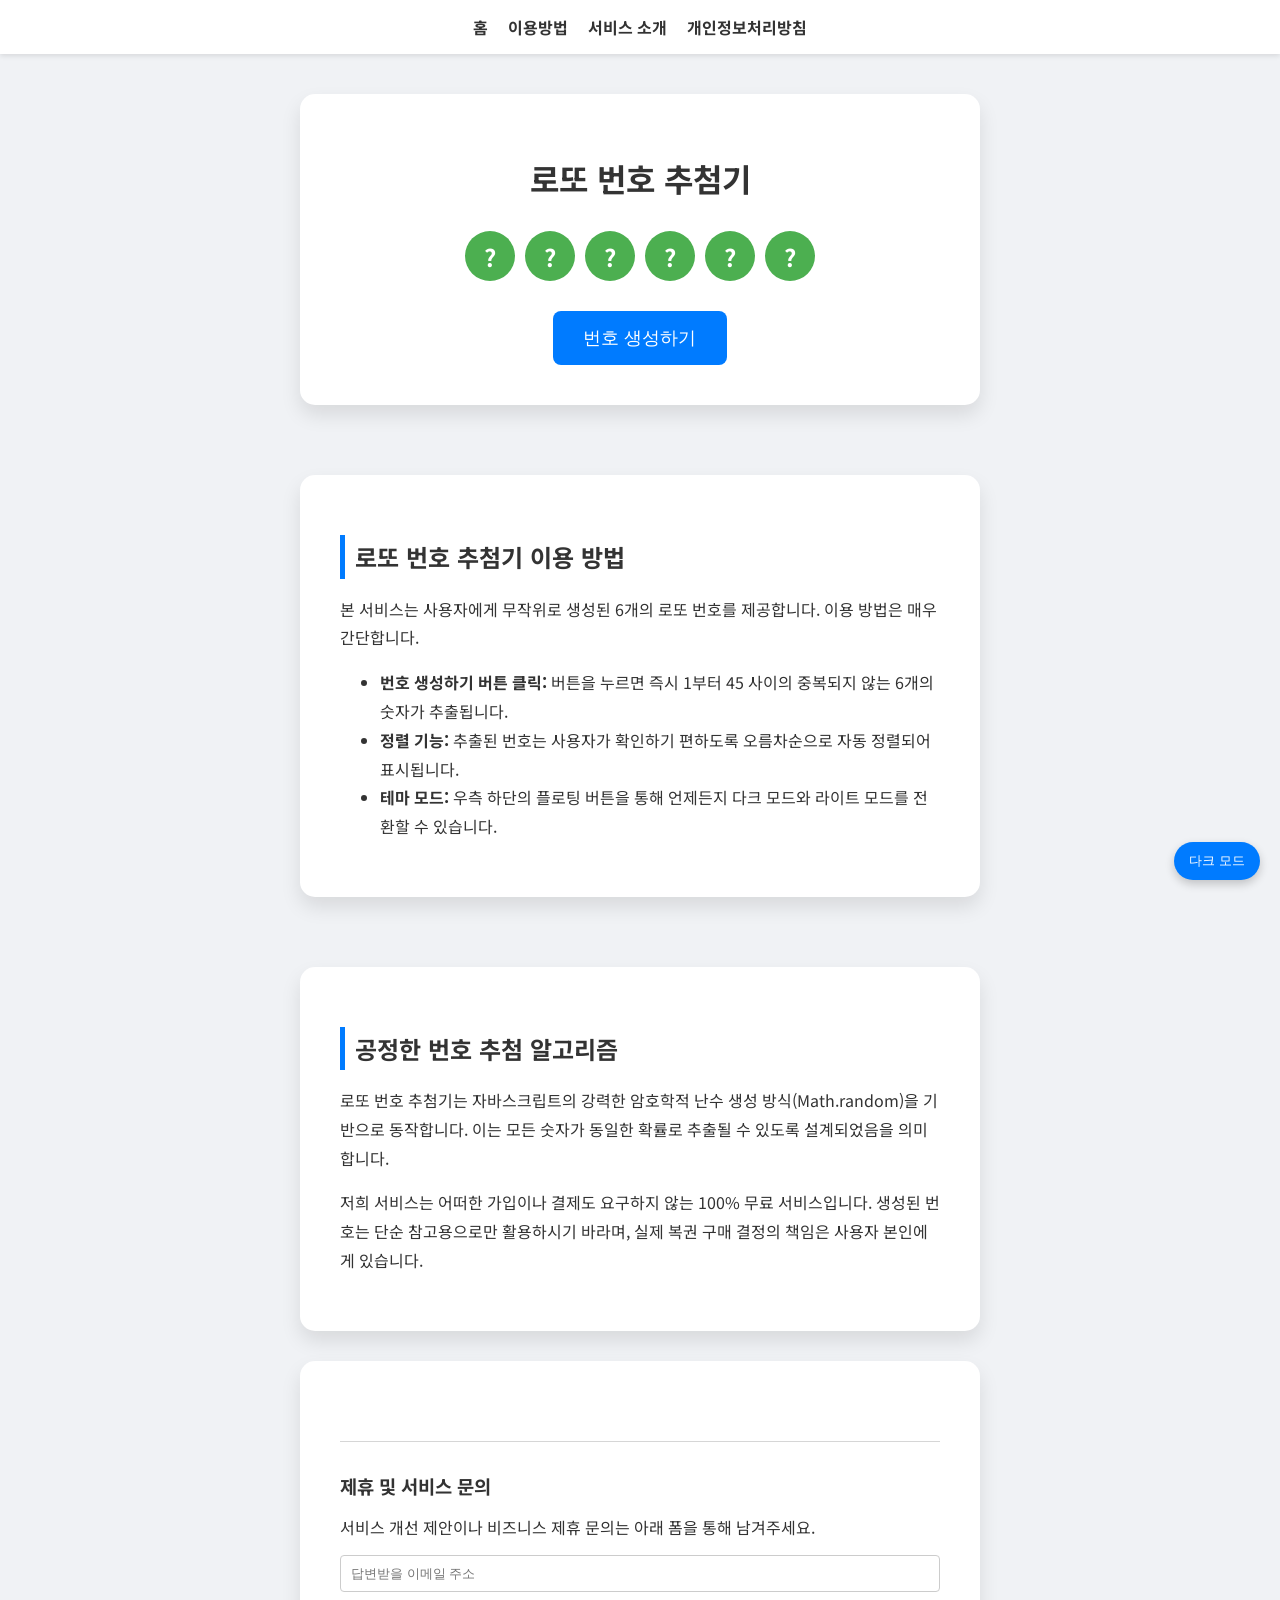
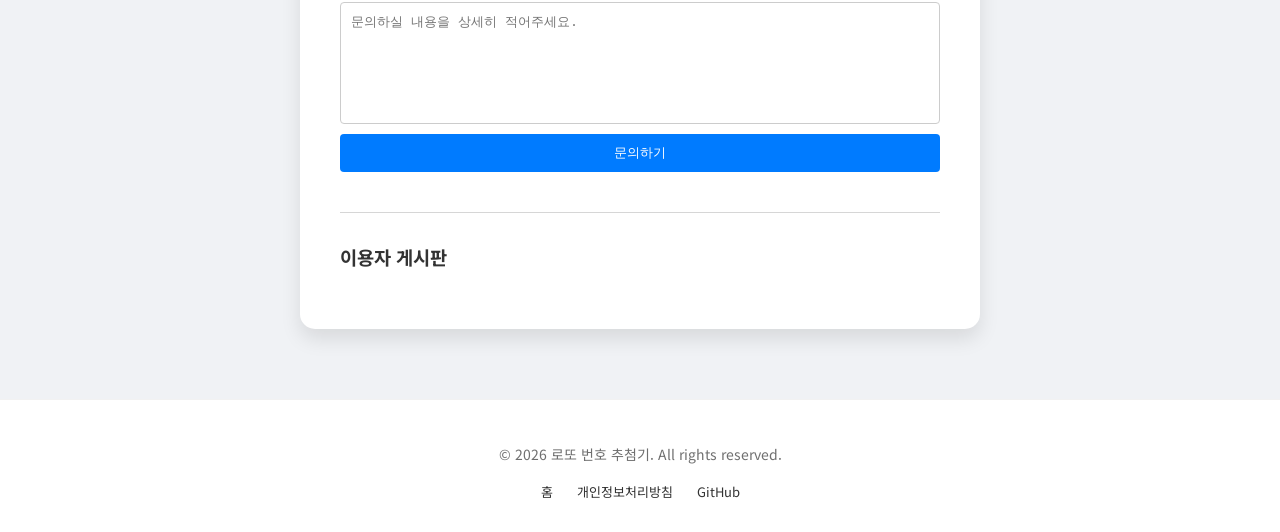
<file: index.html>
<!DOCTYPE html>
<html lang="ko">
<head>
    <!-- Google tag (gtag.js) -->
    <script async src="https://www.googletagmanager.com/gtag/js?id=G-KWH8YBRTLL"></script>
    <script>
      window.dataLayer = window.dataLayer || [];
      function gtag(){dataLayer.push(arguments);}
      gtag('js', new Date());

      gtag('config', 'G-KWH8YBRTLL');
    </script>
    <!-- Microsoft Clarity -->
    <script type="text/javascript">
        (function(c,l,a,r,i,t,y){
            c[a]=c[a]||function(){(c[a].q=c[a].q||[]).push(arguments)};
            t=l.createElement(r);t.async=1;t.src="https://www.clarity.ms/tag/"+i;
            y=l.getElementsByTagName(r)[0];y.parentNode.insertBefore(t,y);
        })(window, document, "clarity", "script", "w0pt7lwjvd");
    </script>
    <meta charset="UTF-8">
    <meta name="viewport" content="width=device-width, initial-scale=1.0">
    <title>로또 번호 추첨기 - 무료 번호 생성 및 분석</title>
    <meta name="description" content="무료로 로또 번호를 생성하고 분석해보세요. 공정한 확률로 번호를 추첨해주는 로또 번호 추첨기 서비스입니다.">
    <meta name="google-adsense-account" content="ca-pub-6801850673538255">
    <script async src="https://pagead2.googlesyndication.com/pagead/js/adsbygoogle.js?client=ca-pub-6801850673538255"
     crossorigin="anonymous"></script>
    <link rel="stylesheet" href="style.css">
    <link href="https://fonts.googleapis.com/css2?family=Noto+Sans+KR:wght@400;700&display=swap" rel="stylesheet">
</head>
<body>
    <nav class="navbar">
        <a href="index.html">홈</a>
        <a href="#how-to-use">이용방법</a>
        <a href="#about">서비스 소개</a>
        <a href="privacy.html">개인정보처리방침</a>
    </nav>

    <main class="main-content">
        <button id="theme-toggle">다크 모드</button>
        
        <div class="container">
            <h1>로또 번호 추첨기</h1>
            <div id="numbers" class="numbers-container">
                <div class="number">?</div>
                <div class="number">?</div>
                <div class="number">?</div>
                <div class="number">?</div>
                <div class="number">?</div>
                <div class="number">?</div>
            </div>
            <button id="generate-btn">번호 생성하기</button>
        </div>

        <div class="container info-section" id="how-to-use">
            <h2>로또 번호 추첨기 이용 방법</h2>
            <p>본 서비스는 사용자에게 무작위로 생성된 6개의 로또 번호를 제공합니다. 이용 방법은 매우 간단합니다.</p>
            <ul>
                <li><strong>번호 생성하기 버튼 클릭:</strong> 버튼을 누르면 즉시 1부터 45 사이의 중복되지 않는 6개의 숫자가 추출됩니다.</li>
                <li><strong>정렬 기능:</strong> 추출된 번호는 사용자가 확인하기 편하도록 오름차순으로 자동 정렬되어 표시됩니다.</li>
                <li><strong>테마 모드:</strong> 우측 하단의 플로팅 버튼을 통해 언제든지 다크 모드와 라이트 모드를 전환할 수 있습니다.</li>
            </ul>
        </div>

        <div class="container info-section" id="about">
            <h2>공정한 번호 추첨 알고리즘</h2>
            <p>로또 번호 추첨기는 자바스크립트의 강력한 암호학적 난수 생성 방식(Math.random)을 기반으로 동작합니다. 이는 모든 숫자가 동일한 확률로 추출될 수 있도록 설계되었음을 의미합니다.</p>
            <p>저희 서비스는 어떠한 가입이나 결제도 요구하지 않는 100% 무료 서비스입니다. 생성된 번호는 단순 참고용으로만 활용하시기 바라며, 실제 복권 구매 결정의 책임은 사용자 본인에게 있습니다.</p>
        </div>

        <div class="container">
            <div class="contact-form">
                <hr>
                <h3>제휴 및 서비스 문의</h3>
                <p>서비스 개선 제안이나 비즈니스 제휴 문의는 아래 폼을 통해 남겨주세요.</p>
                <form action="https://formspree.io/f/xnjgkopb" method="POST">
                    <input type="email" name="email" placeholder="답변받을 이메일 주소" required>
                    <textarea name="message" placeholder="문의하실 내용을 상세히 적어주세요." required></textarea>
                    <button type="submit">문의하기</button>
                </form>
            </div>

            <div id="disqus_container">
                <hr>
                <h3>이용자 게시판</h3>
                <div id="disqus_thread"></div>
                <script>
                    (function() {
                    var d = document, s = d.createElement('script');
                    s.src = 'https://producybuilder-sdko.disqus.com/embed.js';
                    s.setAttribute('data-timestamp', +new Date());
                    (d.head || d.body).appendChild(s);
                    })();
                </script>
            </div>
        </div>
    </main>

    <footer>
        <p>&copy; 2026 로또 번호 추첨기. All rights reserved.</p>
        <div class="footer-links">
            <a href="index.html">홈</a>
            <a href="privacy.html">개인정보처리방침</a>
            <a href="https://github.com/sssnm-ai/product-builder-sdko">GitHub</a>
        </div>
    </footer>

    <script src="main.js"></script>
</body>
</html>
</file>
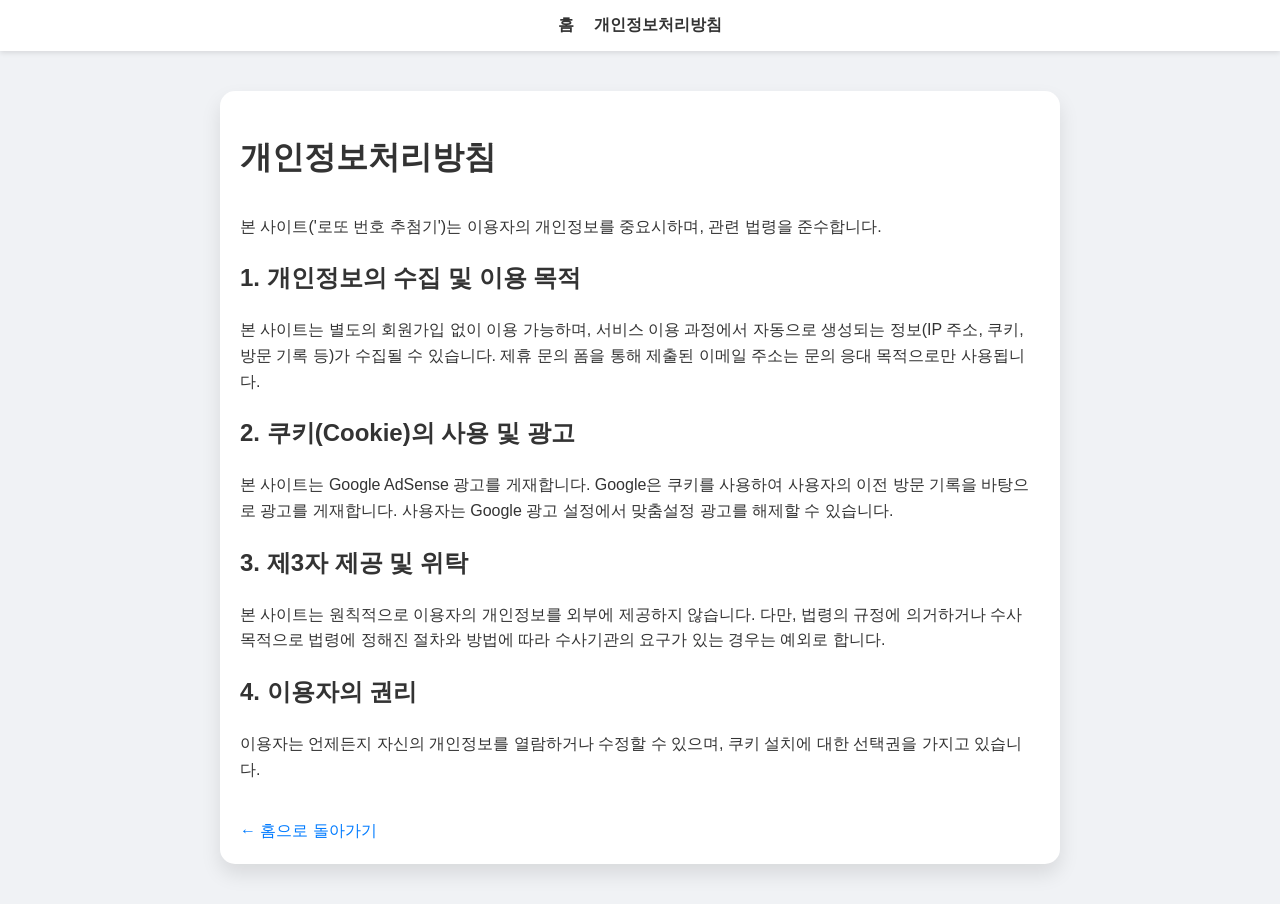
<file: privacy.html>
<!DOCTYPE html>
<html lang="ko">
<head>
    <!-- Google tag (gtag.js) -->
    <script async src="https://www.googletagmanager.com/gtag/js?id=G-KWH8YBRTLL"></script>
    <script>
      window.dataLayer = window.dataLayer || [];
      function gtag(){dataLayer.push(arguments);}
      gtag('js', new Date());

      gtag('config', 'G-KWH8YBRTLL');
    </script>
    <!-- Microsoft Clarity -->
    <script type="text/javascript">
        (function(c,l,a,r,i,t,y){
            c[a]=c[a]||function(){(c[a].q=c[a].q||[]).push(arguments)};
            t=l.createElement(r);t.async=1;t.src="https://www.clarity.ms/tag/"+i;
            y=l.getElementsByTagName(r)[0];y.parentNode.insertBefore(t,y);
        })(window, document, "clarity", "script", "w0pt7lwjvd");
    </script>
    <meta charset="UTF-8">
    <meta name="viewport" content="width=device-width, initial-scale=1.0">
    <title>개인정보처리방침 - 로또 번호 추첨기</title>
    <link rel="stylesheet" href="style.css">
    <style>
        .legal-container {
            text-align: left;
            max-width: 800px;
            margin: 40px auto;
            padding: 20px;
            line-height: 1.6;
        }
        h1, h2 { color: var(--text-color); }
    </style>
</head>
<body>
    <nav class="navbar">
        <a href="index.html">홈</a>
        <a href="privacy.html">개인정보처리방침</a>
    </nav>
    <div class="container legal-container">
        <h1>개인정보처리방침</h1>
        <p>본 사이트('로또 번호 추첨기')는 이용자의 개인정보를 중요시하며, 관련 법령을 준수합니다.</p>
        
        <h2>1. 개인정보의 수집 및 이용 목적</h2>
        <p>본 사이트는 별도의 회원가입 없이 이용 가능하며, 서비스 이용 과정에서 자동으로 생성되는 정보(IP 주소, 쿠키, 방문 기록 등)가 수집될 수 있습니다. 제휴 문의 폼을 통해 제출된 이메일 주소는 문의 응대 목적으로만 사용됩니다.</p>
        
        <h2>2. 쿠키(Cookie)의 사용 및 광고</h2>
        <p>본 사이트는 Google AdSense 광고를 게재합니다. Google은 쿠키를 사용하여 사용자의 이전 방문 기록을 바탕으로 광고를 게재합니다. 사용자는 Google 광고 설정에서 맞춤설정 광고를 해제할 수 있습니다.</p>
        
        <h2>3. 제3자 제공 및 위탁</h2>
        <p>본 사이트는 원칙적으로 이용자의 개인정보를 외부에 제공하지 않습니다. 다만, 법령의 규정에 의거하거나 수사 목적으로 법령에 정해진 절차와 방법에 따라 수사기관의 요구가 있는 경우는 예외로 합니다.</p>
        
        <h2>4. 이용자의 권리</h2>
        <p>이용자는 언제든지 자신의 개인정보를 열람하거나 수정할 수 있으며, 쿠키 설치에 대한 선택권을 가지고 있습니다.</p>
        
        <a href="index.html" class="back-link">← 홈으로 돌아가기</a>
    </div>
</body>
</html>
</file>
<file: style.css>
:root {
    --bg-color: #f0f2f5;
    --container-bg: white;
    --text-color: #333;
    --btn-bg: #007bff;
    --btn-hover: #0056b3;
    --number-bg: #4CAF50;
    --number-text: white;
    --shadow: 0 10px 20px rgba(0, 0, 0, 0.1);
    --nav-bg: #ffffff;
}

.dark-theme {
    --bg-color: #121212;
    --container-bg: #1e1e1e;
    --text-color: #e0e0e0;
    --btn-bg: #3700b3;
    --btn-hover: #6200ee;
    --number-bg: #03dac6;
    --number-text: #000;
    --shadow: 0 10px 20px rgba(0, 0, 0, 0.5);
    --nav-bg: #1e1e1e;
}

body {
    font-family: 'Noto Sans KR', 'Arial', sans-serif;
    display: flex;
    flex-direction: column;
    min-height: 100vh;
    margin: 0;
    background-color: var(--bg-color);
    color: var(--text-color);
    transition: background-color 0.3s ease, color 0.3s ease;
}

.navbar {
    display: flex;
    justify-content: center;
    gap: 20px;
    padding: 15px;
    background-color: var(--nav-bg);
    box-shadow: 0 2px 5px rgba(0,0,0,0.1);
    position: sticky;
    top: 0;
    z-index: 1000;
}

.navbar a {
    text-decoration: none;
    color: var(--text-color);
    font-weight: bold;
    transition: color 0.3s;
}

.navbar a:hover {
    color: var(--btn-bg);
}

.main-content {
    flex: 1;
    display: flex;
    flex-direction: column;
    align-items: center;
    padding: 40px 20px;
}

.container {
    text-align: center;
    background-color: var(--container-bg);
    padding: 40px;
    border-radius: 15px;
    box-shadow: var(--shadow);
    transition: background-color 0.3s ease, box-shadow 0.3s ease;
    width: 100%;
    max-width: 600px;
    margin-bottom: 30px;
}

h1 {
    color: var(--text-color);
    margin-bottom: 30px;
}

.info-section {
    text-align: left;
    margin-top: 40px;
    line-height: 1.8;
}

.info-section h2 {
    border-left: 5px solid var(--btn-bg);
    padding-left: 10px;
    margin-bottom: 15px;
}

.numbers-container {
    display: flex;
    justify-content: center;
    gap: 10px;
    margin-bottom: 30px;
    flex-wrap: wrap;
}

.number {
    display: flex;
    justify-content: center;
    align-items: center;
    width: 50px;
    height: 50px;
    border-radius: 50%;
    background-color: var(--number-bg);
    color: var(--number-text);
    font-size: 24px;
    font-weight: bold;
    transition: background-color 0.3s ease, color 0.3s ease;
}

#generate-btn {
    background-color: var(--btn-bg);
    color: white;
    border: none;
    padding: 15px 30px;
    font-size: 18px;
    border-radius: 8px;
    cursor: pointer;
    transition: background-color 0.3s ease;
}

#generate-btn:hover {
    background-color: var(--btn-hover);
}

.contact-form {
    margin-top: 40px;
    text-align: left;
}

.contact-form hr, #disqus_container hr {
    border: 0;
    border-top: 1px solid var(--text-color);
    opacity: 0.2;
    margin: 30px 0;
}

.contact-form h3 {
    margin-bottom: 15px;
}

.contact-form form {
    display: flex;
    flex-direction: column;
    gap: 10px;
}

.contact-form input, 
.contact-form textarea {
    padding: 10px;
    border: 1px solid #ccc;
    border-radius: 4px;
    background-color: var(--container-bg);
    color: var(--text-color);
}

.contact-form textarea {
    height: 100px;
    resize: none;
}

.contact-form button {
    background-color: var(--btn-bg);
    color: white;
    border: none;
    padding: 10px;
    border-radius: 4px;
    cursor: pointer;
}

.contact-form button:hover {
    background-color: var(--btn-hover);
}

#disqus_container {
    margin-top: 40px;
    text-align: left;
}

footer {
    text-align: center;
    padding: 30px;
    background-color: var(--nav-bg);
    border-top: 1px solid rgba(0,0,0,0.05);
}

footer p {
    font-size: 14px;
    opacity: 0.7;
}

.footer-links {
    margin-top: 10px;
}

.footer-links a {
    margin: 0 10px;
    text-decoration: none;
    color: var(--text-color);
    font-size: 13px;
}

#theme-toggle {
    position: fixed;
    bottom: 20px;
    right: 20px;
    background-color: var(--btn-bg);
    color: white;
    border: none;
    padding: 10px 15px;
    border-radius: 50px;
    cursor: pointer;
    box-shadow: 0 4px 10px rgba(0,0,0,0.2);
    z-index: 1000;
}

.back-link {
    display: inline-block;
    margin-top: 20px;
    text-decoration: none;
    color: var(--btn-bg);
}
</file>
